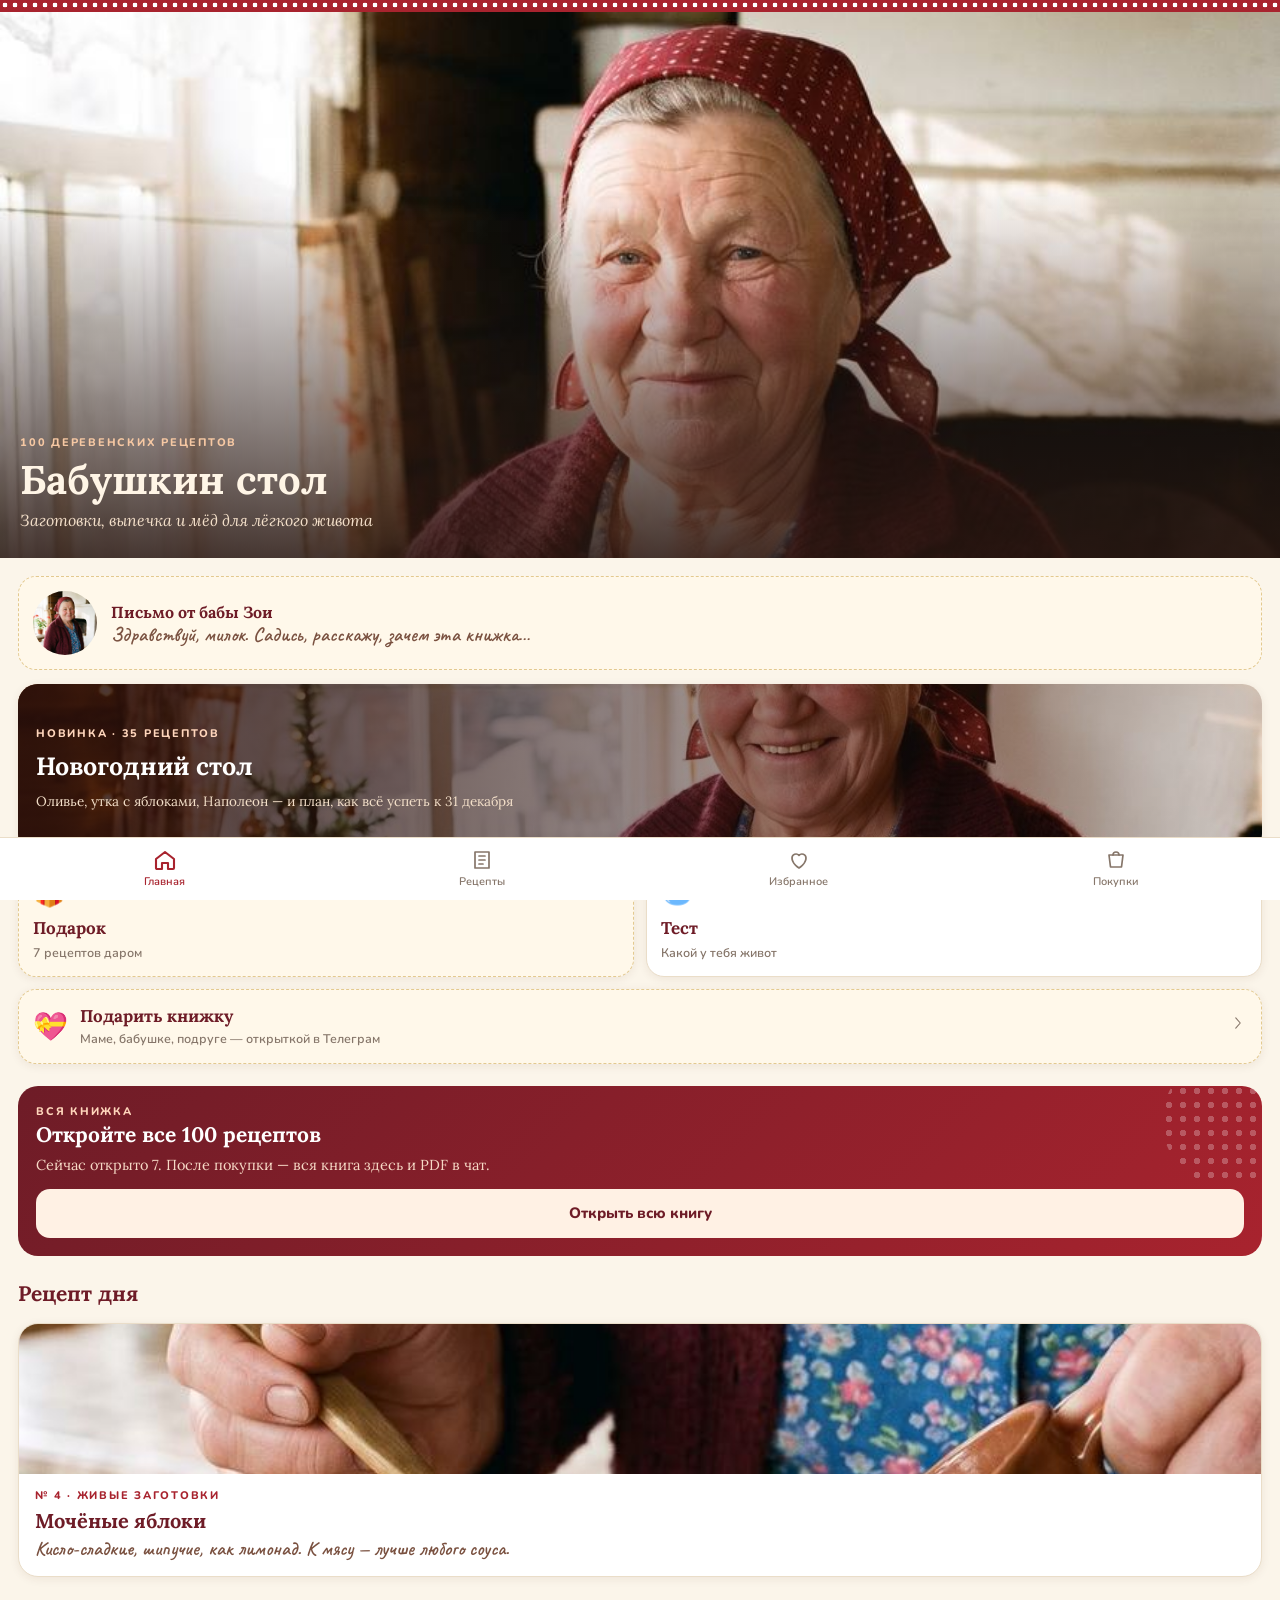
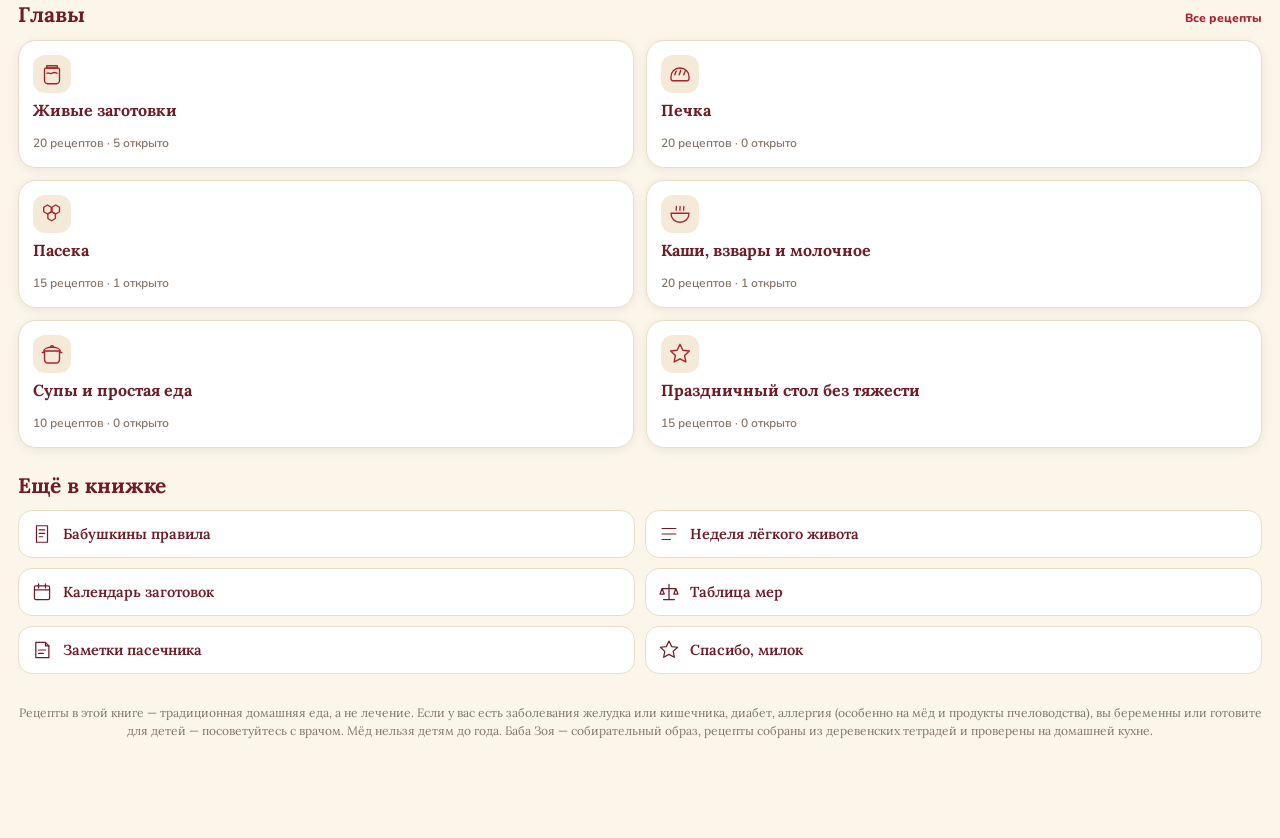
<file: index.html>
<!doctype html>
<html lang="ru">
<head>
<meta charset="utf-8">
<meta name="viewport" content="width=device-width,initial-scale=1,maximum-scale=1,viewport-fit=cover">
<title>Бабушкин стол</title>
<script src="https://telegram.org/js/telegram-web-app.js"></script>
<link rel="preload" href="fonts/lora.woff2" as="font" type="font/woff2" crossorigin>
<link rel="stylesheet" href="app.css?v=4">
</head>
<body>
<div id="app">
  <main id="view"></main>
  <nav id="tabs">
    <button data-tab="home"><svg viewBox="0 0 24 24"><path d="M3 11l9-7 9 7v9a1 1 0 0 1-1 1h-5v-6h-6v6H4a1 1 0 0 1-1-1z"/></svg><span>Главная</span></button>
    <button data-tab="list"><svg viewBox="0 0 24 24"><path d="M5 4h14v16H5z"/><path d="M9 8h6M9 12h6M9 16h4"/></svg><span>Рецепты</span></button>
    <button data-tab="fav"><svg viewBox="0 0 24 24"><path d="M12 20s-7-4.5-7-10a4 4 0 0 1 7-2.6A4 4 0 0 1 19 10c0 5.5-7 10-7 10z"/></svg><span>Избранное</span></button>
    <button data-tab="shop"><svg viewBox="0 0 24 24"><path d="M5 7h14l-1.5 12h-11z"/><path d="M9 7a3 3 0 0 1 6 0"/></svg><span>Покупки</span></button>
  </nav>
</div>
<div id="sheet" class="sheet hidden"></div>
<div id="toast" class="toast hidden"></div>
<script src="config.js?v=7"></script>
<script src="app.js?v=9"></script>
</body>
</html>
</file>
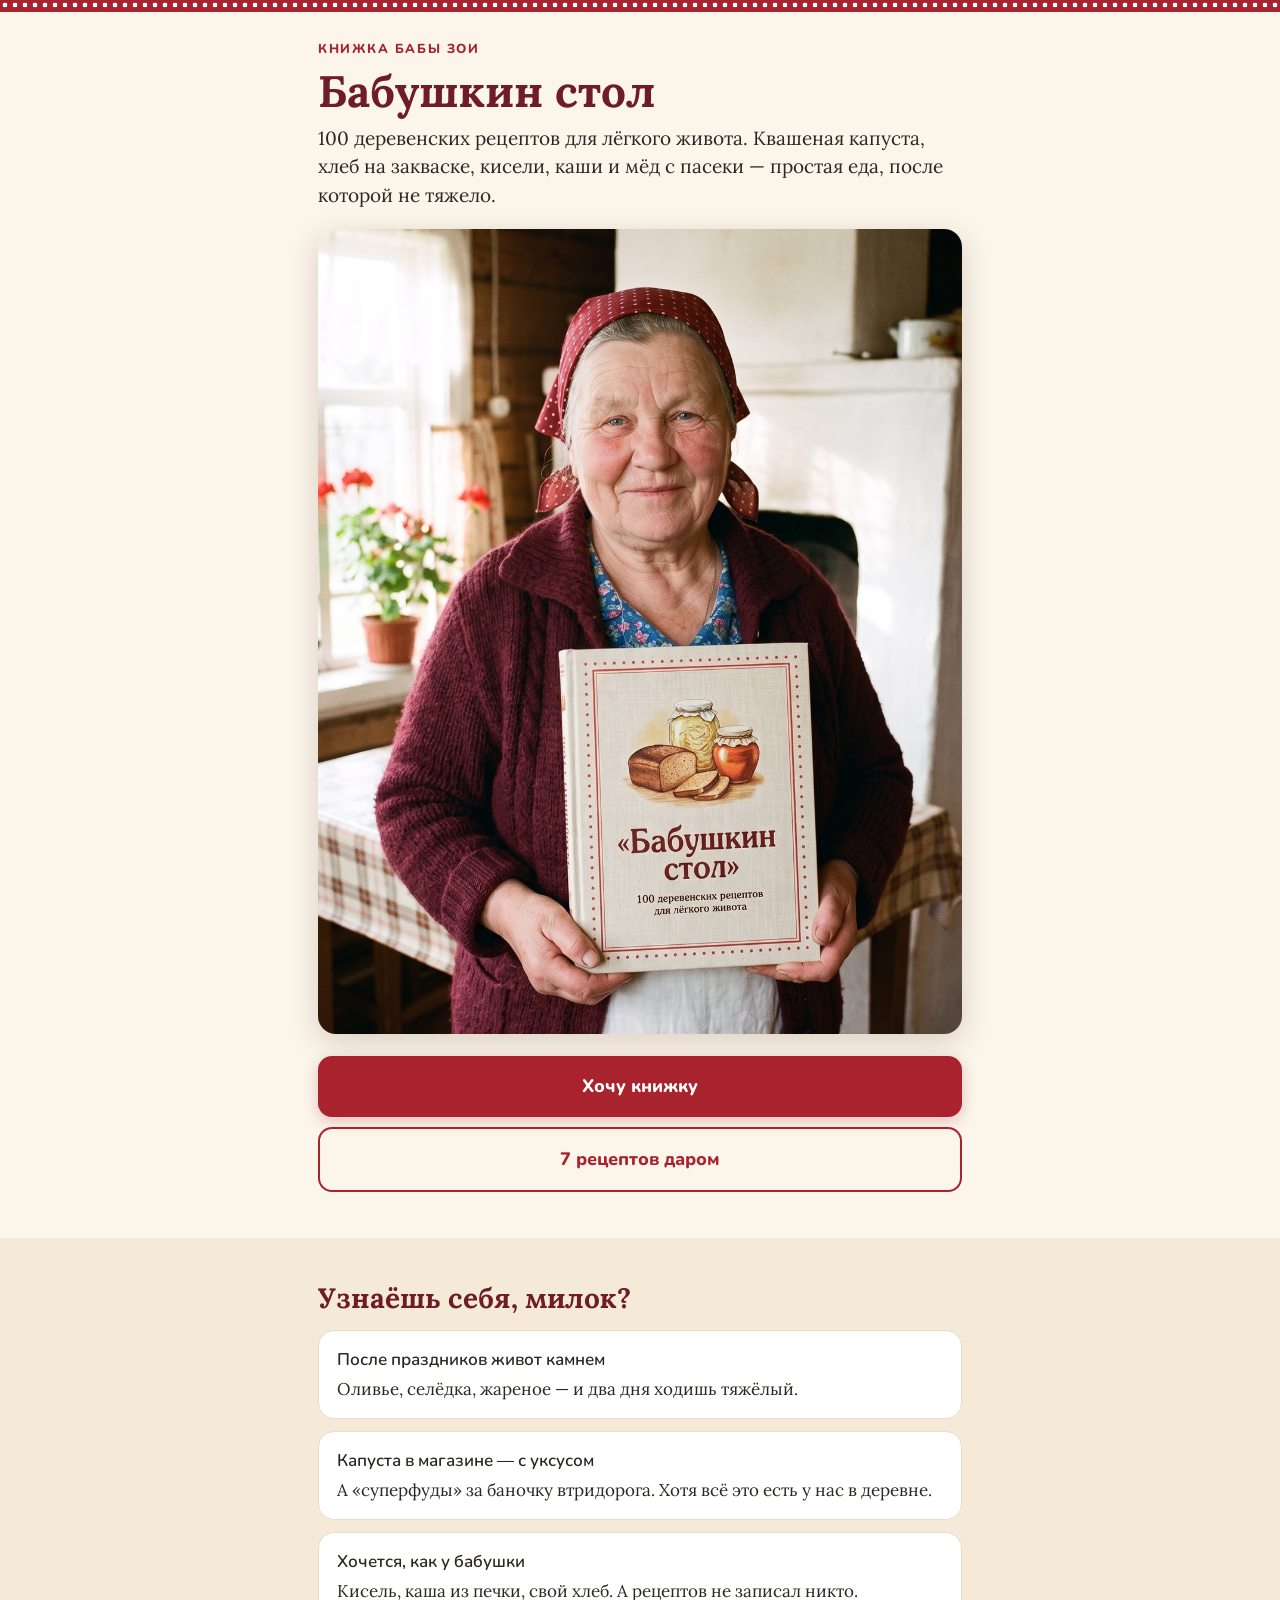
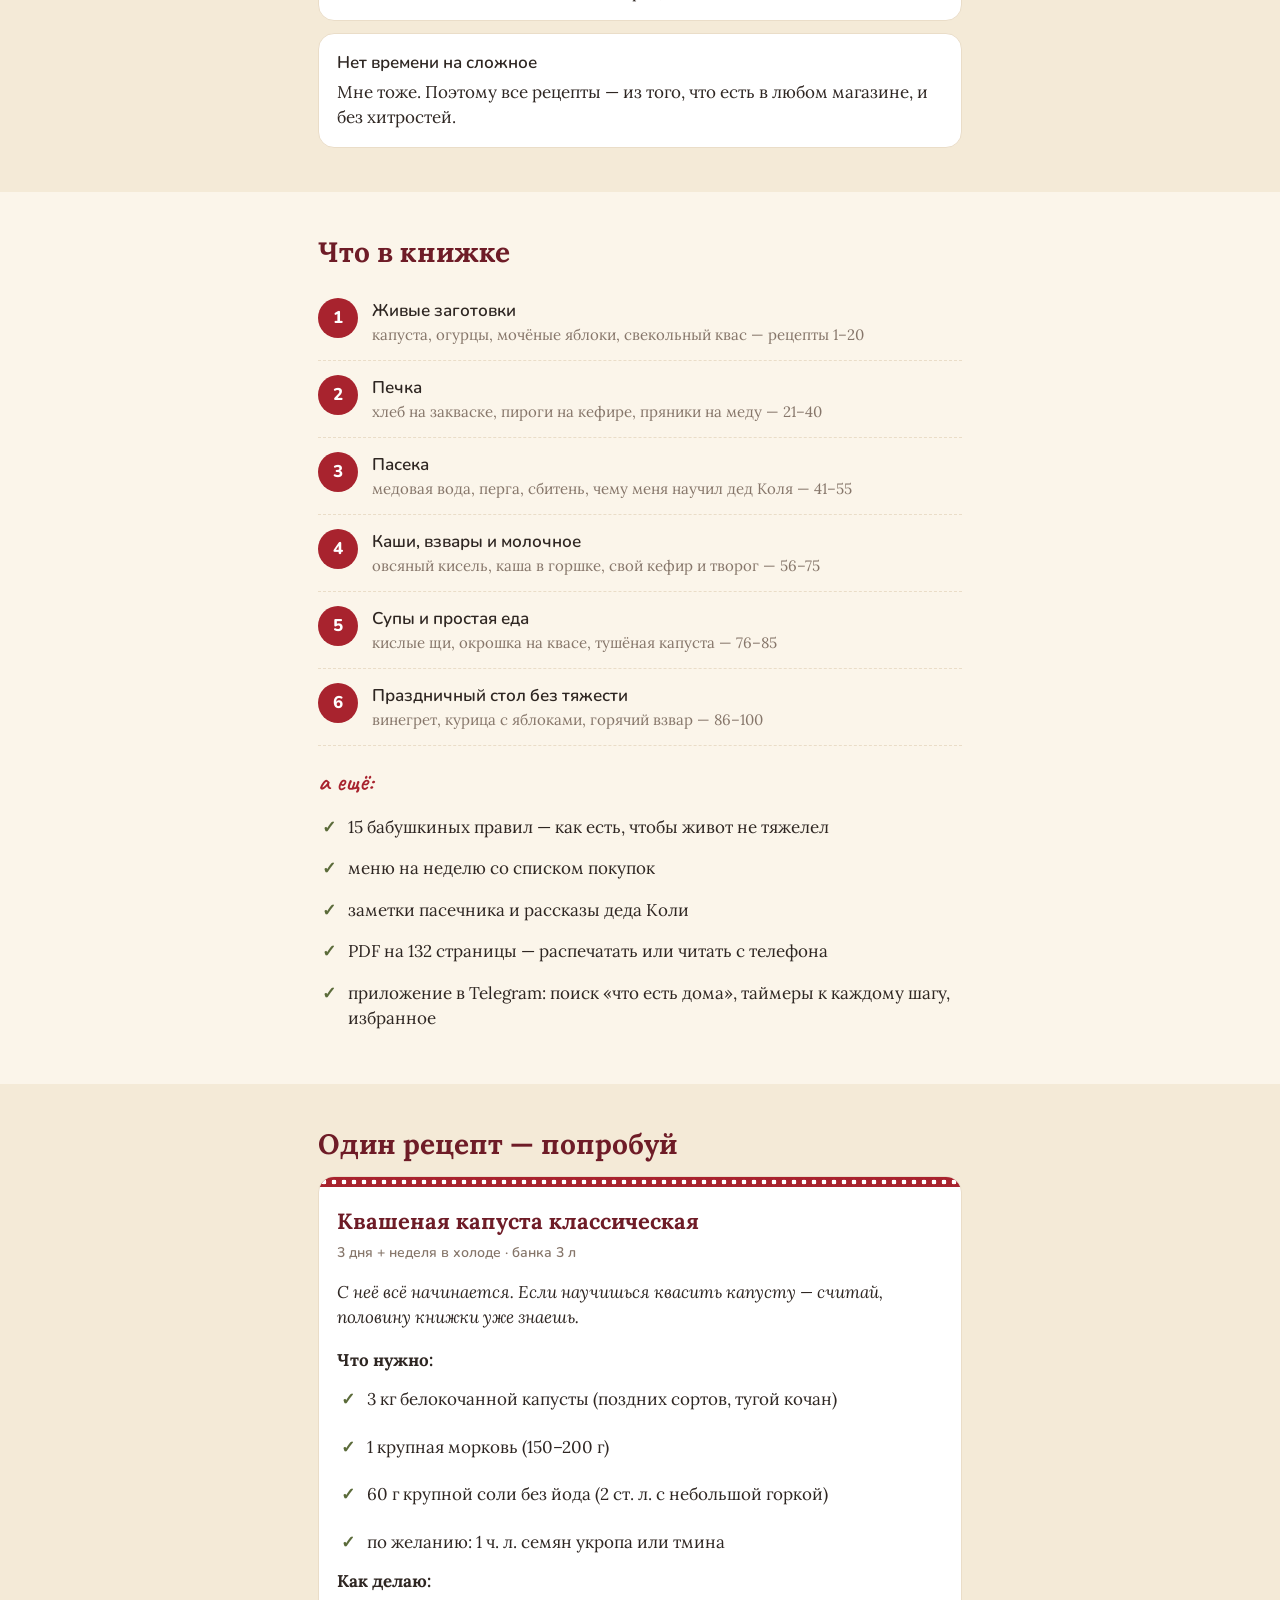
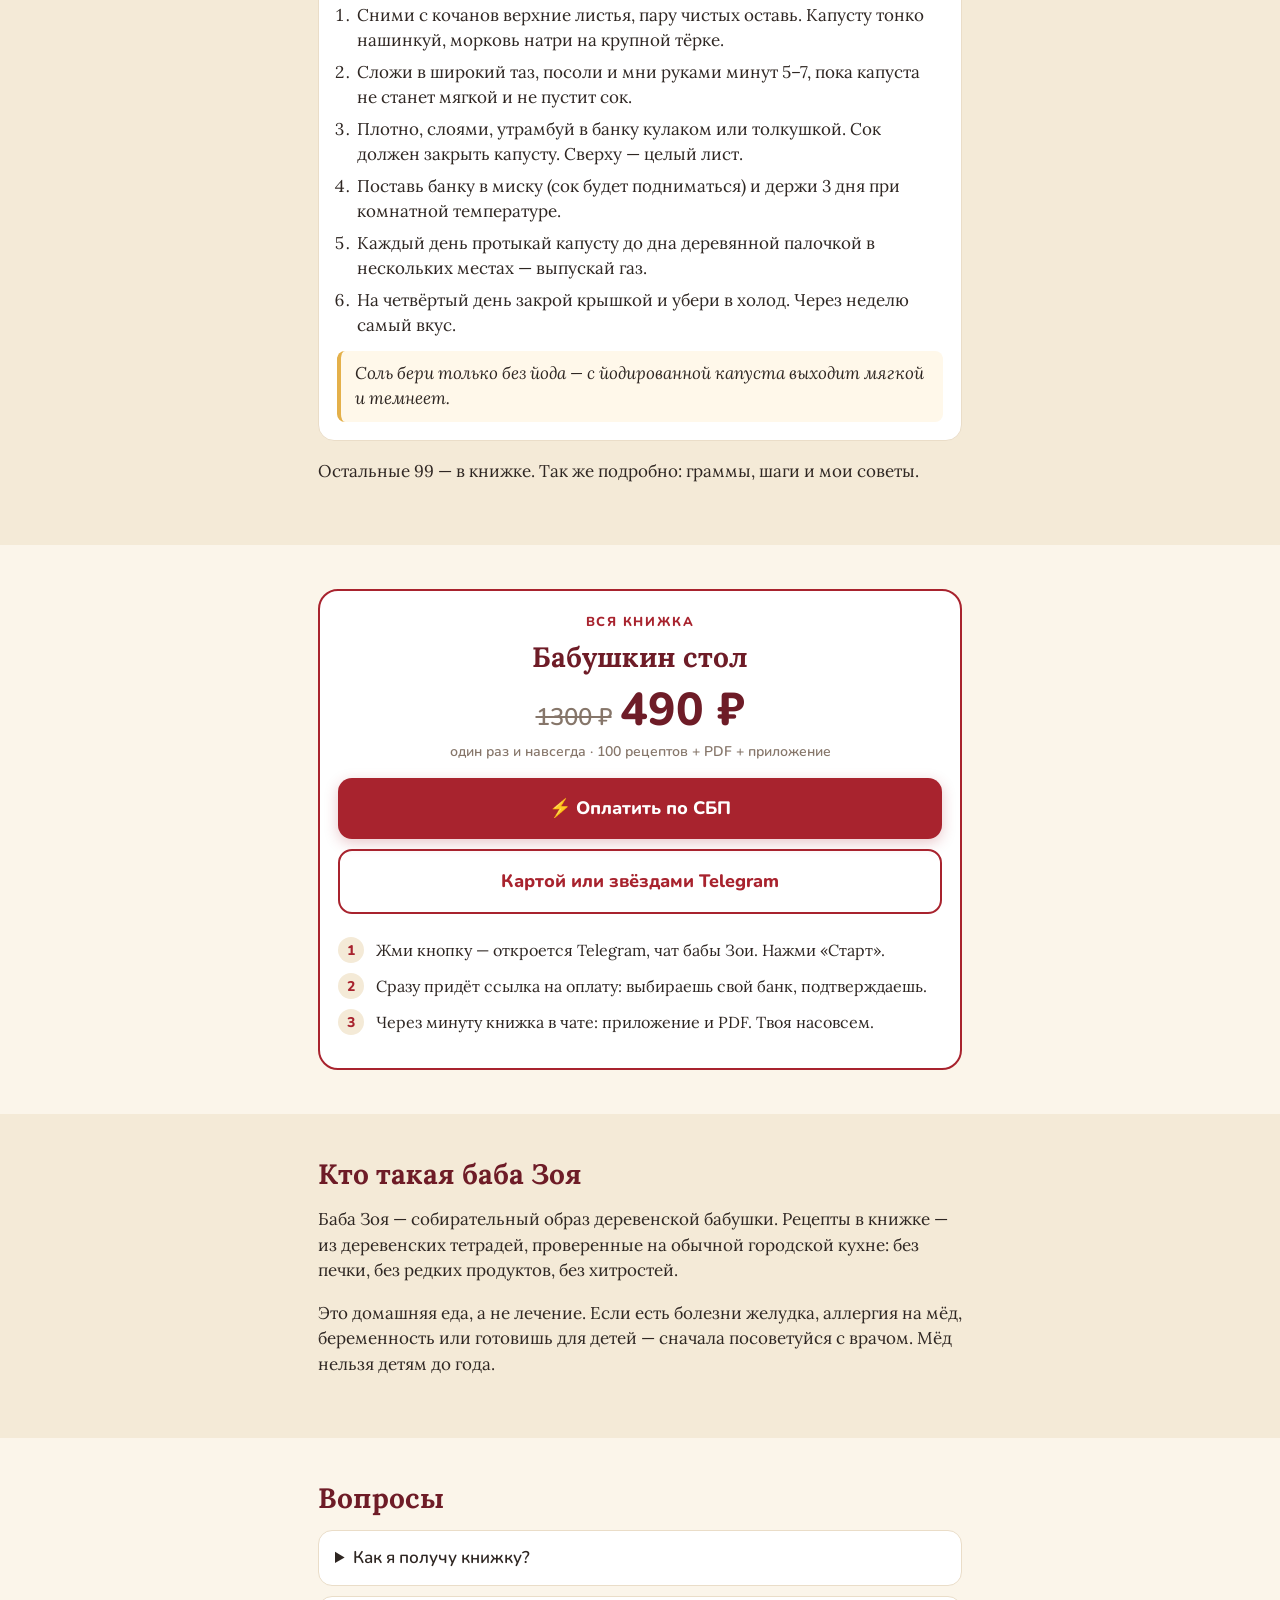
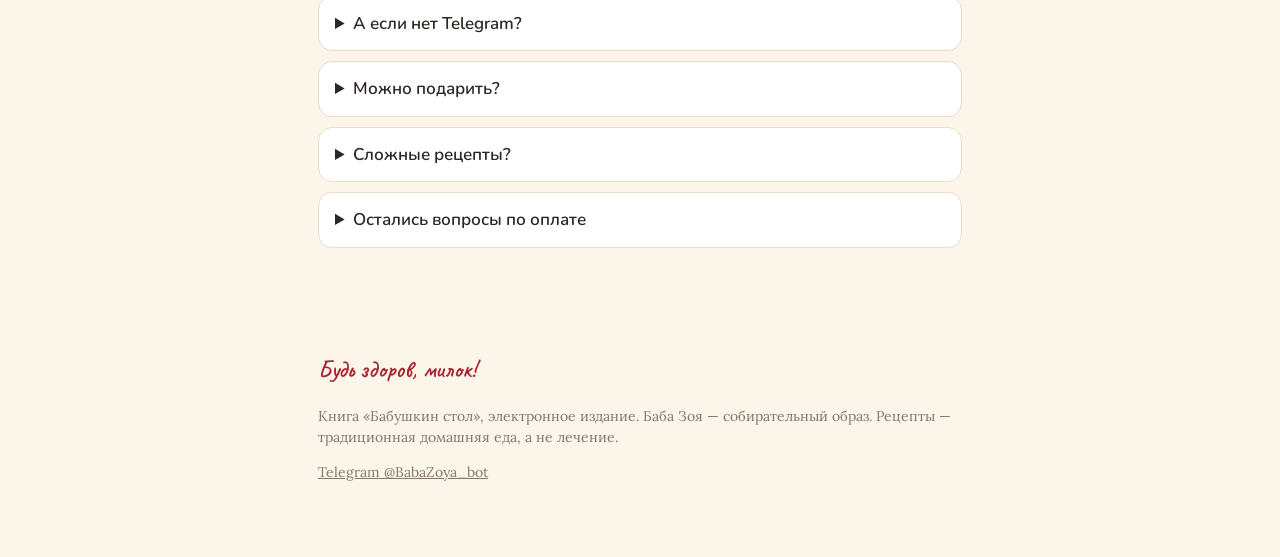
<file: kniga.html>
<!doctype html>
<html lang="ru">
<head>
<meta charset="utf-8">
<meta name="viewport" content="width=device-width,initial-scale=1,viewport-fit=cover">
<title>Бабушкин стол — книга бабы Зои</title>
<meta name="description" content="100 деревенских рецептов для лёгкого живота: квашеная капуста, хлеб на закваске, кисели, каши, мёд с пасеки.">
<meta property="og:title" content="Бабушкин стол — книга бабы Зои">
<meta property="og:description" content="100 деревенских рецептов для лёгкого живота">
<meta property="og:image" content="https://artemshagabutdinov897-cloud.github.io/babazoya/img/mockup.jpg">
<link rel="preload" href="fonts/lora.woff2" as="font" type="font/woff2" crossorigin>
<style>
@font-face{font-family:Lora;src:url(fonts/lora.woff2) format("woff2");font-weight:400 700;font-display:swap}
@font-face{font-family:Lora;src:url(fonts/lora-i.woff2) format("woff2");font-weight:400 700;font-style:italic;font-display:swap}
@font-face{font-family:Caveat;src:url(fonts/caveat.woff2) format("woff2");font-weight:400 700;font-display:swap}
@font-face{font-family:Nunito;src:url(fonts/nunito6.woff2) format("woff2");font-weight:400 700;font-display:swap}
@font-face{font-family:Nunito;src:url(fonts/nunito8.woff2) format("woff2");font-weight:800 900;font-display:swap}
:root{--paper:#FBF5EA;--card:#fff;--ink:#2E2622;--muted:#86766a;--wine:#6E1C27;--red:#A8232E;--green:#5B6B3A;--line:#EADDC8;--tint:#F4EAD7;--gold:#E4B04A;
--dots:radial-gradient(circle,#fff 0 2.2px,transparent 2.6px) 0 0/10px 10px,#A8232E}
*{box-sizing:border-box}
html,body{margin:0;background:var(--paper);color:var(--ink);font-family:Lora,Georgia,serif;font-size:17px;line-height:1.5}
a{color:inherit}
.dots{height:12px;background:var(--dots)}
.wrap{max-width:680px;margin:0 auto;padding:0 18px}
.kick{font-family:Nunito;font-weight:800;font-size:13px;letter-spacing:.12em;text-transform:uppercase;color:var(--red)}
h1{font-size:44px;line-height:1.05;margin:8px 0 10px;color:var(--wine)}
h2{font-size:28px;line-height:1.15;margin:0 0 16px;color:var(--wine)}
.lead{font-size:19px;color:var(--ink);margin:0 0 20px}
.hand{font-family:Caveat,cursive;font-size:26px;color:var(--red);line-height:1.1}
section{padding:44px 0}
.hero{padding-top:28px;padding-bottom:36px}
.hero img{display:block;width:100%;border-radius:18px;box-shadow:0 8px 30px rgba(80,40,20,.18);margin:6px 0 22px;aspect-ratio:4/5;object-fit:cover;background:var(--tint)}
.btn{display:block;text-align:center;text-decoration:none;font-family:Nunito;font-weight:800;font-size:18px;padding:17px 18px;border-radius:14px;background:var(--red);color:#fff;margin:10px 0;box-shadow:0 4px 14px rgba(168,35,46,.25)}
.btn.ghost{background:transparent;color:var(--red);border:2px solid var(--red);box-shadow:none}
.btn.green{background:var(--green);box-shadow:0 4px 14px rgba(91,107,58,.25)}
.small{font-family:Nunito;font-size:14px;color:var(--muted)}
.cards{display:grid;gap:12px}
.card{background:var(--card);border:1px solid var(--line);border-radius:16px;padding:16px 18px}
.card b{display:block;font-family:Nunito;font-size:17px;margin-bottom:4px}
.alt{background:var(--tint)}
.ch{display:flex;gap:14px;align-items:flex-start;padding:14px 0;border-bottom:1px dashed var(--line)}
.ch:last-child{border:0}
.ch .n{flex:none;width:40px;height:40px;border-radius:50%;background:var(--red);color:#fff;font-family:Nunito;font-weight:900;display:flex;align-items:center;justify-content:center}
.ch b{font-family:Nunito;font-size:17px}
.ch span{display:block;color:var(--muted);font-size:15px}
ul.plus{list-style:none;padding:0;margin:0}
ul.plus li{padding:8px 0 8px 30px;position:relative}
ul.plus li:before{content:"✓";position:absolute;left:4px;color:var(--green);font-weight:700;font-family:Nunito}
.recipe{background:var(--card);border-radius:16px;border:1px solid var(--line);overflow:hidden}
.recipe .top{background:var(--dots);height:10px}
.recipe .in{padding:18px}
.recipe h3{margin:0 0 4px;font-size:22px;color:var(--wine)}
.recipe ol{padding-left:20px;margin:8px 0}
.recipe li{margin:6px 0}
.tip{background:#FFF8EA;border-left:4px solid var(--gold);padding:10px 14px;border-radius:8px;font-style:italic;margin-top:12px}
.buy{background:var(--card);border:2px solid var(--red);border-radius:20px;padding:22px 18px;text-align:center}
.price{font-family:Nunito;font-weight:900;font-size:46px;color:var(--wine);line-height:1}
.price s{font-size:24px;color:var(--muted);font-weight:700;margin-right:8px}
.steps{text-align:left;counter-reset:s;margin:18px 0 6px;padding:0;list-style:none}
.steps li{counter-increment:s;padding:6px 0 6px 38px;position:relative;font-size:16px}
.steps li:before{content:counter(s);position:absolute;left:0;top:5px;width:26px;height:26px;border-radius:50%;background:var(--tint);color:var(--red);font-family:Nunito;font-weight:900;font-size:14px;display:flex;align-items:center;justify-content:center}
details{background:var(--card);border:1px solid var(--line);border-radius:14px;padding:14px 16px;margin:10px 0}
summary{font-family:Nunito;font-weight:700;cursor:pointer}
details p{margin:10px 0 0}
footer{padding:30px 0 60px;font-size:14px;color:var(--muted)}
.sticky{position:fixed;left:0;right:0;bottom:0;padding:10px 14px calc(10px + env(safe-area-inset-bottom));background:rgba(251,245,234,.96);border-top:1px solid var(--line);display:none;z-index:5}
.sticky .btn{margin:0;padding:14px}
@media (max-width:420px){h1{font-size:38px}}
</style>
</head>
<body>
<div class="dots"></div>

<div class="wrap hero">
  <div class="kick">Книжка бабы Зои</div>
  <h1>Бабушкин стол</h1>
  <p class="lead">100 деревенских рецептов для лёгкого живота. Квашеная капуста, хлеб на закваске, кисели, каши и мёд с пасеки — простая еда, после которой не тяжело.</p>
  <img src="img/mockup.jpg" onerror="this.onerror=null;this.src='img/cover.jpg'" alt="Баба Зоя с книгой «Бабушкин стол»">
  <a class="btn" href="#buy">Хочу книжку</a>
  <a class="btn ghost" href="https://t.me/BabaZoya_bot?start=free_web">7 рецептов даром</a>
</div>

<section class="alt">
  <div class="wrap">
    <h2>Узнаёшь себя, милок?</h2>
    <div class="cards">
      <div class="card"><b>После праздников живот камнем</b>Оливье, селёдка, жареное — и два дня ходишь тяжёлый.</div>
      <div class="card"><b>Капуста в магазине — с уксусом</b>А «суперфуды» за баночку втридорога. Хотя всё это есть у нас в деревне.</div>
      <div class="card"><b>Хочется, как у бабушки</b>Кисель, каша из печки, свой хлеб. А рецептов не записал никто.</div>
      <div class="card"><b>Нет времени на сложное</b>Мне тоже. Поэтому все рецепты — из того, что есть в любом магазине, и без хитростей.</div>
    </div>
  </div>
</section>

<section>
  <div class="wrap">
    <h2>Что в книжке</h2>
    <div class="ch"><div class="n">1</div><div><b>Живые заготовки</b><span>капуста, огурцы, мочёные яблоки, свекольный квас — рецепты 1–20</span></div></div>
    <div class="ch"><div class="n">2</div><div><b>Печка</b><span>хлеб на закваске, пироги на кефире, пряники на меду — 21–40</span></div></div>
    <div class="ch"><div class="n">3</div><div><b>Пасека</b><span>медовая вода, перга, сбитень, чему меня научил дед Коля — 41–55</span></div></div>
    <div class="ch"><div class="n">4</div><div><b>Каши, взвары и молочное</b><span>овсяный кисель, каша в горшке, свой кефир и творог — 56–75</span></div></div>
    <div class="ch"><div class="n">5</div><div><b>Супы и простая еда</b><span>кислые щи, окрошка на квасе, тушёная капуста — 76–85</span></div></div>
    <div class="ch"><div class="n">6</div><div><b>Праздничный стол без тяжести</b><span>винегрет, курица с яблоками, горячий взвар — 86–100</span></div></div>
    <p class="hand" style="margin:22px 0 10px">а ещё:</p>
    <ul class="plus">
      <li>15 бабушкиных правил — как есть, чтобы живот не тяжелел</li>
      <li>меню на неделю со списком покупок</li>
      <li>заметки пасечника и рассказы деда Коли</li>
      <li>PDF на 132 страницы — распечатать или читать с телефона</li>
      <li>приложение в Telegram: поиск «что есть дома», таймеры к каждому шагу, избранное</li>
    </ul>
  </div>
</section>

<section class="alt">
  <div class="wrap">
    <h2>Один рецепт — попробуй</h2>
    <div class="recipe"><div class="top"></div><div class="in">
      <h3>Квашеная капуста классическая</h3>
      <div class="small">3 дня + неделя в холоде · банка 3 л</div>
      <p><i>С неё всё начинается. Если научишься квасить капусту — считай, половину книжки уже знаешь.</i></p>
      <b>Что нужно:</b>
      <ul class="plus">
        <li>3 кг белокочанной капусты (поздних сортов, тугой кочан)</li>
        <li>1 крупная морковь (150–200 г)</li>
        <li>60 г крупной соли без йода (2 ст. л. с небольшой горкой)</li>
        <li>по желанию: 1 ч. л. семян укропа или тмина</li>
      </ul>
      <b>Как делаю:</b>
      <ol>
        <li>Сними с кочанов верхние листья, пару чистых оставь. Капусту тонко нашинкуй, морковь натри на крупной тёрке.</li>
        <li>Сложи в широкий таз, посоли и мни руками минут 5–7, пока капуста не станет мягкой и не пустит сок.</li>
        <li>Плотно, слоями, утрамбуй в банку кулаком или толкушкой. Сок должен закрыть капусту. Сверху — целый лист.</li>
        <li>Поставь банку в миску (сок будет подниматься) и держи 3 дня при комнатной температуре.</li>
        <li>Каждый день протыкай капусту до дна деревянной палочкой в нескольких местах — выпускай газ.</li>
        <li>На четвёртый день закрой крышкой и убери в холод. Через неделю самый вкус.</li>
      </ol>
      <div class="tip">Соль бери только без йода — с йодированной капуста выходит мягкой и темнеет.</div>
    </div></div>
    <p style="margin-top:18px">Остальные 99 — в книжке. Так же подробно: граммы, шаги и мои советы.</p>
  </div>
</section>

<section id="buy">
  <div class="wrap">
    <div class="buy">
      <div class="kick">Вся книжка</div>
      <h2 style="margin:8px 0 14px">Бабушкин стол</h2>
      <div class="price"><s>1300 ₽</s>490 ₽</div>
      <p class="small" style="margin:8px 0 16px">один раз и навсегда · 100 рецептов + PDF + приложение</p>
      <a class="btn" href="https://t.me/BabaZoya_bot?start=sbp_web">⚡ Оплатить по СБП</a>
      <a class="btn ghost" href="https://t.me/BabaZoya_bot?start=buy">Картой или звёздами Telegram</a>
      <ol class="steps">
        <li>Жми кнопку — откроется Telegram, чат бабы Зои. Нажми «Старт».</li>
        <li>Сразу придёт ссылка на оплату: выбираешь свой банк, подтверждаешь.</li>
        <li>Через минуту книжка в чате: приложение и PDF. Твоя насовсем.</li>
      </ol>
    </div>
  </div>
</section>

<section class="alt">
  <div class="wrap">
    <h2>Кто такая баба Зоя</h2>
    <p>Баба Зоя — собирательный образ деревенской бабушки. Рецепты в книжке — из деревенских тетрадей, проверенные на обычной городской кухне: без печки, без редких продуктов, без хитростей.</p>
    <p>Это домашняя еда, а не лечение. Если есть болезни желудка, аллергия на мёд, беременность или готовишь для детей — сначала посоветуйся с врачом. Мёд нельзя детям до года.</p>
  </div>
</section>

<section>
  <div class="wrap">
    <h2>Вопросы</h2>
    <details><summary>Как я получу книжку?</summary><p>Сразу после оплаты баба Зоя пришлёт в Telegram кнопку «Открыть всю книжку» (приложение с поиском и таймерами) и PDF-файл. Они остаются у тебя навсегда.</p></details>
    <details><summary>А если нет Telegram?</summary><p>Telegram бесплатный, ставится за минуту. Вся книжка, приложение и ответы бабы Зои живут там.</p></details>
    <details><summary>Можно подарить?</summary><p>Можно. В чате бабы Зои напиши /gift — после оплаты придёт открытка со ссылкой, перешлёшь её тому, кому даришь.</p></details>
    <details><summary>Сложные рецепты?</summary><p>Нет. Всё из обычного магазина, по шагам, с граммами. Печка не нужна — хватит духовки.</p></details>
    <details><summary>Остались вопросы по оплате</summary><p>Напиши в чат бабы Зои <a href="https://t.me/BabaZoya_bot">@BabaZoya_bot</a> — внучка ответит.</p></details>
  </div>
</section>

<footer>
  <div class="wrap">
    <p class="hand" style="font-size:24px">Будь здоров, милок!</p>
    <p>Книга «Бабушкин стол», электронное издание. Баба Зоя — собирательный образ. Рецепты — традиционная домашняя еда, а не лечение.</p>
    <p><a href="https://t.me/BabaZoya_bot">Telegram @BabaZoya_bot</a></p>
  </div>
</footer>

<div class="sticky" id="sticky"><a class="btn" href="#buy">Хочу книжку</a></div>
<script>
(function(){var s=document.getElementById('sticky'),b=document.getElementById('buy');
function f(){var r=b.getBoundingClientRect();s.style.display=(window.scrollY>600&&(r.top>window.innerHeight||r.bottom<0))?'block':'none'}
window.addEventListener('scroll',f,{passive:true});f()})();
</script>
</body>
</html>
</file>
<file: app.css>
@font-face{font-family:Lora;src:url(fonts/lora.woff2) format("woff2");font-weight:400 700;font-style:normal;font-display:swap}
@font-face{font-family:Lora;src:url(fonts/lora-i.woff2) format("woff2");font-weight:400 700;font-style:italic;font-display:swap}
@font-face{font-family:Caveat;src:url(fonts/caveat.woff2) format("woff2");font-weight:400 700;font-display:swap}
@font-face{font-family:Nunito;src:url(fonts/nunito6.woff2) format("woff2");font-weight:400 700;font-display:swap}
@font-face{font-family:Nunito;src:url(fonts/nunito8.woff2) format("woff2");font-weight:800 900;font-display:swap}
:root{
  --paper:#FBF5EA;--card:#fff;--ink:#2E2622;--muted:#86766a;--wine:#6E1C27;--red:#A8232E;--green:#5B6B3A;
  --line:#EADDC8;--tint:#F4EAD7;--gold:#E4B04A;--note:#FFF8EA;--shadow:0 2px 10px rgba(80,40,20,.08);
  --dots:radial-gradient(circle,#fff 0 2.2px,transparent 2.6px) 0 0/10px 10px,#A8232E;
}
.dark{--paper:#1E1714;--card:#2A211D;--ink:#F3E8DA;--muted:#B7A594;--wine:#F0B8A6;--red:#E0626B;--green:#A9BC7E;
  --line:#3B2F29;--tint:#352A24;--note:#33271E;--shadow:none}
*{box-sizing:border-box;-webkit-tap-highlight-color:transparent}
html,body{margin:0;background:var(--paper);color:var(--ink);font-family:Lora,Georgia,serif;font-size:16px;line-height:1.45}
button{font:inherit;color:inherit;background:none;border:0;padding:0;cursor:pointer}
input{font:inherit}
#view{padding:0 0 88px;min-height:100vh}
.wrap{padding:0 18px}
.dots{height:12px;background:var(--dots)}
.kick{font-family:Nunito;font-weight:800;font-size:11px;letter-spacing:.16em;text-transform:uppercase;color:var(--red)}
.hand{font-family:Caveat;font-weight:600}
h1,h2,h3{margin:0;color:var(--wine);font-weight:700;line-height:1.15}
.muted{color:var(--muted)}

/* tabs */
#tabs{position:fixed;left:0;right:0;bottom:0;display:flex;background:var(--card);border-top:1px solid var(--line);padding:6px 6px calc(6px + env(safe-area-inset-bottom));z-index:20}
#tabs button{flex:1;display:flex;flex-direction:column;align-items:center;gap:2px;font-family:Nunito;font-weight:600;font-size:11px;color:var(--muted);padding:4px 0}
#tabs svg{width:24px;height:24px;fill:none;stroke:currentColor;stroke-width:1.7;stroke-linecap:round;stroke-linejoin:round}
#tabs button.on{color:var(--red)}
#tabs button.on svg{stroke-width:2.1}

/* hero */
.hero{position:relative;height:62vh;min-height:380px;max-height:560px;background:#3b2a22 center 20%/cover no-repeat;display:flex;align-items:flex-end}
.hero::after{content:"";position:absolute;inset:0;background:linear-gradient(to bottom,rgba(40,22,16,0) 35%,rgba(40,22,16,.86))}
.hero .dots{position:absolute;top:0;left:0;right:0;z-index:2}
.hero .in{position:relative;z-index:2;padding:0 20px 26px;color:#FFF5E6}
.hero .kick{color:#F6C8A3}
.hero h1{color:#FFF5E6;font-size:40px;margin:6px 0 6px}
.hero p{margin:0;font-style:italic;color:#F3DFC9}
.hero .hi{font-family:Caveat;font-size:28px;color:#FFD9B5;margin-bottom:4px}

.btn{display:flex;align-items:center;justify-content:center;gap:8px;width:100%;padding:14px 16px;border-radius:14px;background:var(--wine);color:#fff;font-family:Nunito;font-weight:800;font-size:15px}
.dark .btn{background:#8C2A36}
.btn.ghost{background:var(--tint);color:var(--wine)}
.btn.gold{background:var(--gold);color:#3b2410}

.section-t{display:flex;align-items:baseline;justify-content:space-between;margin:26px 0 12px}
.section-t h2{font-size:21px}
.section-t button{font-family:Nunito;font-weight:800;font-size:12px;color:var(--red)}

.grid{display:grid;grid-template-columns:1fr 1fr;gap:12px}
.chap{background:var(--card);border-radius:18px;padding:14px;box-shadow:var(--shadow);border:1px solid var(--line);text-align:left;display:flex;flex-direction:column;gap:8px;min-height:128px}
.chap .ic{width:38px;height:38px;border-radius:12px;background:var(--tint);display:flex;align-items:center;justify-content:center}
.chap .ic svg{width:24px;height:24px}
.chap b{font-size:16px;color:var(--wine);line-height:1.2}
.chap span{font-family:Nunito;font-weight:600;font-size:12px;color:var(--muted);margin-top:auto}

.letter-card{margin-top:18px;display:flex;gap:14px;align-items:center;background:var(--note);border-radius:18px;padding:14px;border:1px dashed #E3C98F;text-align:left;width:100%}
.letter-card img{width:64px;height:64px;border-radius:50%;object-fit:cover;flex:none}
.letter-card b{display:block;color:var(--wine)}
.letter-card .hand{font-size:20px;color:#7a5140;line-height:1.05}

.daily{margin-top:4px;border-radius:20px;overflow:hidden;background:var(--card);box-shadow:var(--shadow);border:1px solid var(--line);width:100%;text-align:left}
.daily .ph{height:150px;background:center/cover}
.daily .in{padding:14px 16px 16px}
.daily h3{font-size:20px;margin:6px 0}
.daily p{margin:0;font-family:Caveat;font-size:20px;line-height:1.1;color:#7a5140}
.dark .daily p,.dark .letter-card .hand{color:#E5C4A8}

.unlock{margin-top:22px;border-radius:20px;padding:18px;background:linear-gradient(135deg,#6E1C27,#A8232E);color:#FFF1E4;position:relative;overflow:hidden}
.unlock::before{content:"";position:absolute;right:-30px;top:-30px;width:130px;height:130px;border-radius:50%;background:radial-gradient(circle,rgba(255,255,255,.25) 0 3px,transparent 3.5px) 0 0/14px 14px}
.unlock h3{color:#fff;font-size:21px;margin:4px 0 6px}
.unlock p{margin:0 0 14px;color:#F6D9C6;font-size:14.5px}
.unlock .btn{background:#FFF1E4;color:#6E1C27}

.more{display:grid;grid-template-columns:1fr 1fr;gap:10px}
.more button{background:var(--card);border:1px solid var(--line);border-radius:14px;padding:12px;text-align:left;font-size:14.5px;color:var(--wine);font-weight:600;display:flex;gap:10px;align-items:center}
.more svg{width:22px;height:22px;flex:none}
.foot{margin:30px 18px 10px;font-size:12px;color:var(--muted);line-height:1.5;text-align:center}

/* list */
.topbar{position:sticky;top:0;z-index:10;background:var(--paper);padding:14px 18px 10px;border-bottom:1px solid var(--line)}
.topbar h1{font-size:26px;margin-bottom:10px}
.search{display:flex;align-items:center;gap:8px;background:var(--card);border:1px solid var(--line);border-radius:14px;padding:10px 12px}
.search svg{width:20px;height:20px;stroke:var(--muted);fill:none;stroke-width:2}
.search input{border:0;outline:0;background:none;flex:1;color:var(--ink);font-size:16px}
.chips{display:flex;gap:8px;overflow-x:auto;padding:10px 0 2px;scrollbar-width:none}
.chips::-webkit-scrollbar{display:none}
.chip{white-space:nowrap;padding:7px 12px;border-radius:20px;background:var(--tint);font-family:Nunito;font-weight:700;font-size:13px;color:var(--muted)}
.chip.on{background:var(--wine);color:#fff}
.group-t{font-family:Nunito;font-weight:800;font-size:12px;letter-spacing:.14em;text-transform:uppercase;color:var(--red);margin:20px 18px 6px}
.item{display:flex;align-items:center;gap:12px;padding:12px 18px;width:100%;text-align:left;border-bottom:1px solid var(--line)}
.item .no{font-family:Nunito;font-weight:800;font-size:12px;color:var(--muted);width:26px;flex:none}
.item .t{flex:1}
.item .t b{display:block;font-weight:600;font-size:16px;line-height:1.25}
.item .t small{font-family:Nunito;font-weight:600;font-size:12px;color:var(--muted)}
.item .r svg{width:18px;height:18px;stroke:var(--muted);fill:none;stroke-width:2}
.item.locked .t b{color:var(--muted)}
.empty{padding:50px 30px;text-align:center;color:var(--muted)}
.empty .hand{font-size:26px;color:var(--wine);display:block;margin-bottom:6px}

/* recipe */
.rhead{position:relative;height:240px;background:#3b2a22 center/cover}
.rhead::after{content:"";position:absolute;inset:0;background:linear-gradient(to bottom,rgba(0,0,0,.05),rgba(0,0,0,.35))}
.rhead .dots{position:absolute;left:0;right:0;bottom:0;z-index:2}
.rbody{padding:18px 18px 0;margin-top:-4px}
.rtop{display:flex;align-items:center;justify-content:space-between}
.favbtn{width:42px;height:42px;border-radius:50%;background:var(--tint);display:flex;align-items:center;justify-content:center}
.favbtn svg{width:22px;height:22px;fill:none;stroke:var(--red);stroke-width:2}
.favbtn.on svg{fill:var(--red)}
.rbody h1{font-size:28px;margin:6px 0 8px}
.rbody .intro{font-family:Caveat;font-size:23px;line-height:1.1;color:#7a5140;margin:0 0 12px}
.dark .rbody .intro{color:#E5C4A8}
.meta{display:flex;gap:8px;flex-wrap:wrap;margin-bottom:16px}
.meta span{font-family:Nunito;font-weight:700;font-size:13px;background:var(--tint);color:var(--muted);padding:6px 11px;border-radius:20px}
.box{background:var(--card);border:1px solid var(--line);border-radius:18px;padding:14px 16px;margin-bottom:18px;box-shadow:var(--shadow)}
.lbl{font-family:Nunito;font-weight:800;font-size:12px;letter-spacing:.14em;text-transform:uppercase;color:var(--green);margin-bottom:8px}
.ing label{display:flex;gap:12px;align-items:flex-start;padding:7px 0;border-bottom:1px dashed var(--line);font-size:16px}
.ing label:last-of-type{border-bottom:0}
.ing input{appearance:none;width:22px;height:22px;border-radius:7px;border:2px solid #D6BE9A;flex:none;margin-top:1px;background:var(--card)}
.ing input:checked{background:var(--green) url("data:image/svg+xml,%3Csvg xmlns='http://www.w3.org/2000/svg' viewBox='0 0 24 24' fill='none' stroke='white' stroke-width='3'%3E%3Cpath d='M5 12l5 5 9-10'/%3E%3C/svg%3E") center/14px no-repeat;border-color:var(--green)}
.ing input:checked+span{color:var(--muted);text-decoration:line-through}
.addshop{margin-top:10px}
.steps{list-style:none;margin:0;padding:0;counter-reset:s}
.steps li{counter-increment:s;position:relative;padding:0 0 16px 44px;font-size:17px;line-height:1.5}
.steps li::before{content:counter(s);position:absolute;left:0;top:0;width:30px;height:30px;border-radius:50%;background:var(--wine);color:#fff;font-family:Nunito;font-weight:800;font-size:14px;display:flex;align-items:center;justify-content:center}
.dark .steps li::before{background:#8C2A36}
.tmr{display:inline-flex;align-items:center;gap:5px;margin-top:6px;padding:5px 10px;border-radius:20px;background:var(--tint);font-family:Nunito;font-weight:800;font-size:12px;color:var(--red)}
.tmr svg{width:14px;height:14px;fill:none;stroke:currentColor;stroke-width:2.2}
.tip{background:var(--note);border-left:5px solid var(--gold);border-radius:0 16px 16px 0;padding:12px 14px;margin:4px 0 14px}
.tip .k{font-family:Nunito;font-weight:800;font-size:11px;letter-spacing:.14em;text-transform:uppercase;color:#B07D17}
.tip .v{font-family:Caveat;font-size:23px;line-height:1.1;color:#5a3d2e}
.dark .tip .v{color:#F0D2B0}
.warn{font-size:14px;color:#A53434;display:flex;gap:8px;margin-bottom:14px}
.dark .warn{color:#F08C8C}
.cook{margin:6px 0 24px}

/* cook mode */
.cookmode{position:fixed;inset:0;background:var(--paper);z-index:40;display:flex;flex-direction:column}
.cookmode .top{display:flex;justify-content:space-between;align-items:center;padding:14px 18px}
.cookmode .x{font-family:Nunito;font-weight:800;color:var(--muted);font-size:14px}
.cookmode .prog{display:flex;gap:4px;padding:0 18px}
.cookmode .prog i{flex:1;height:4px;border-radius:2px;background:var(--line)}
.cookmode .prog i.on{background:var(--red)}
.cookmode .body{flex:1;display:flex;flex-direction:column;justify-content:center;padding:20px 26px}
.cookmode .n{font-family:Caveat;font-size:40px;color:var(--red)}
.cookmode .s{font-size:24px;line-height:1.45}
.cookmode .nav{display:flex;gap:10px;padding:16px 18px calc(18px + env(safe-area-inset-bottom))}

/* timer */
.timerbar{position:fixed;left:12px;right:12px;bottom:calc(76px + env(safe-area-inset-bottom));z-index:30;background:var(--wine);color:#fff;border-radius:16px;padding:12px 16px;display:flex;align-items:center;gap:12px;box-shadow:0 6px 20px rgba(60,20,20,.3)}
.timerbar b{font-family:Nunito;font-weight:800;font-size:22px;min-width:70px}
.timerbar span{flex:1;font-size:13px;opacity:.85}
.timerbar button{font-family:Nunito;font-weight:800;font-size:13px;background:rgba(255,255,255,.18);padding:7px 11px;border-radius:10px}

/* sheet */
.sheet{position:fixed;inset:0;z-index:50;background:rgba(30,15,10,.45);display:flex;align-items:flex-end}
.sheet.hidden{display:none}
.sheet .pane{background:var(--paper);width:100%;border-radius:24px 24px 0 0;max-height:92vh;overflow:auto;padding:0 0 calc(20px + env(safe-area-inset-bottom));animation:up .25s ease}
@keyframes up{from{transform:translateY(40px);opacity:0}to{transform:none;opacity:1}}
.pay .ph{height:190px;background:center 25%/cover;border-radius:24px 24px 0 0;position:relative}
.pay .ph .dots{position:absolute;bottom:0;left:0;right:0}
.pay .in{padding:18px 20px 0}
.pay h2{font-size:25px;margin:6px 0 8px}
.pay ul{padding:0;margin:10px 0 18px;list-style:none}
.pay li{padding:6px 0 6px 28px;position:relative;font-size:15.5px}
.pay li::before{content:"";position:absolute;left:4px;top:13px;width:9px;height:9px;border-radius:50%;background:var(--red)}
.pay .price{font-family:Caveat;font-size:26px;color:var(--wine);text-align:center;margin:0 0 10px}
.pay small{display:block;text-align:center;color:var(--muted);font-size:12px;margin-top:10px}

/* article pages */
.page{padding:0 18px}
.page h1{font-size:28px;margin:18px 0 10px}
.page p{margin:0 0 12px;font-size:16.5px}
.page .sign{font-family:Caveat;font-size:32px;color:var(--red);text-align:right}
.page img.top{width:calc(100% + 36px);margin:0 -18px;height:280px;object-fit:cover;display:block}
.back{position:sticky;top:0;z-index:15;display:flex;align-items:center;gap:6px;padding:12px 14px;background:var(--paper);font-family:Nunito;font-weight:800;font-size:14px;color:var(--red)}
.back.float{position:fixed;z-index:30;background:rgba(255,248,236,.92);backdrop-filter:blur(6px);border-radius:20px;top:12px;left:12px;padding:8px 14px 8px 10px;box-shadow:0 2px 10px rgba(60,30,20,.15)}
.dark .back.float{background:rgba(40,30,26,.9);color:#F2B8A0}
.back svg{width:18px;height:18px}
.rule{display:flex;gap:12px;padding:12px 0;border-bottom:1px dashed var(--line)}
.rule .n{font-family:Caveat;font-size:32px;line-height:.9;color:var(--red);width:28px;text-align:right;flex:none}
.rule b{color:var(--wine);display:block}
.rule span{font-size:15px}
.tbl{width:100%;border-collapse:collapse;font-size:14px;margin-bottom:16px}
.tbl td,.tbl th{padding:9px 6px;border-bottom:1px solid var(--line);text-align:left;vertical-align:top}
.tbl th{font-family:Nunito;font-weight:800;font-size:11px;letter-spacing:.1em;text-transform:uppercase;color:var(--green)}
.tbl td:first-child{font-weight:700;color:var(--wine)}
.day{background:var(--card);border:1px solid var(--line);border-radius:16px;padding:12px 14px;margin-bottom:10px}
.day b{color:var(--wine);font-size:17px}
.day div{font-size:15px;margin-top:4px}
.day i{font-style:normal;font-family:Nunito;font-weight:800;font-size:11px;letter-spacing:.1em;color:var(--green);text-transform:uppercase;margin-right:6px}

/* shop */
.shopgrp{margin:10px 18px 16px;background:var(--card);border:1px solid var(--line);border-radius:18px;padding:12px 16px}
.shopgrp h3{font-size:17px;margin-bottom:6px}
.shopgrp .x{float:right;font-family:Nunito;font-weight:800;font-size:12px;color:var(--muted)}

.toast{position:fixed;left:50%;transform:translateX(-50%);bottom:calc(90px + env(safe-area-inset-bottom));z-index:60;background:#2E2622;color:#fff;padding:11px 18px;border-radius:14px;font-family:Nunito;font-weight:700;font-size:14px;max-width:86vw;text-align:center}
.toast.hidden{display:none}
.lockico{width:16px;height:16px;fill:none;stroke:var(--muted);stroke-width:2;vertical-align:-2px}
.nyban{position:relative;display:block;width:100%;margin-top:14px;height:170px;border-radius:20px;overflow:hidden;background:#3b2a22 center 30%/cover;text-align:left;box-shadow:var(--shadow)}
.nyban::after{content:"";position:absolute;inset:0;background:linear-gradient(to right,rgba(40,14,10,.88),rgba(40,14,10,.35) 70%,rgba(40,14,10,.1))}
.nyban .in{position:relative;z-index:2;padding:18px;color:#FFF3E6;max-width:78%}
.nyban .kick{color:#FFD6BC}
.nyban b{display:block;font-family:Lora;font-size:25px;margin:6px 0 4px;color:#fff}
.nyban span{font-size:13.5px;line-height:1.3;color:#F3DFC9}
.duo{display:grid;grid-template-columns:1fr 1fr;gap:12px;margin-top:12px}
.mini{background:var(--card);border:1px solid var(--line);border-radius:18px;padding:14px;text-align:left;display:flex;flex-direction:column;gap:3px;box-shadow:var(--shadow)}
.mini .e{font-size:26px;line-height:1}
.mini b{font-family:Lora;font-size:17px;color:var(--wine);margin-top:6px}
.mini span{font-family:Nunito;font-weight:600;font-size:12.5px;color:var(--muted)}
.mini.gift{background:var(--note);border-style:dashed;border-color:#E3C98F}
.giftbox{margin-top:22px;border-radius:20px;padding:18px;background:var(--note);border:1px dashed #E3C98F;text-align:center}
.giftbox .e{font-size:34px}
.giftbox h3{font-size:21px;margin:6px 0}
.giftbox p{margin:0 0 14px;font-size:14.5px;color:var(--muted)}
.quiz h1{font-size:25px;margin:10px 0 18px}
.qprog{display:flex;gap:6px;margin-top:10px}
.qprog i{flex:1;height:4px;border-radius:2px;background:var(--line)}
.qprog i.on{background:var(--red)}
.opt{display:block;width:100%;text-align:left;padding:15px 16px;margin:0 0 10px;border-radius:14px;background:var(--card);border:1px solid var(--line);font-size:16px;color:var(--ink);box-shadow:var(--shadow)}
.opt:active{background:var(--tint)}
.giftrow{display:flex;align-items:center;gap:12px;width:100%;margin-top:12px;background:var(--note);border:1px dashed #E3C98F;border-radius:18px;padding:14px;text-align:left;box-shadow:var(--shadow)}
.giftrow .e{font-size:28px;line-height:1}
.giftrow .t{flex:1;display:flex;flex-direction:column;gap:2px}
.giftrow b{font-family:Lora;font-size:17px;color:var(--wine)}
.giftrow .t span{font-family:Nunito;font-weight:600;font-size:12.5px;color:var(--muted)}
.giftrow .r svg{width:18px;height:18px;stroke:var(--muted);fill:none;stroke-width:2}
</file>
